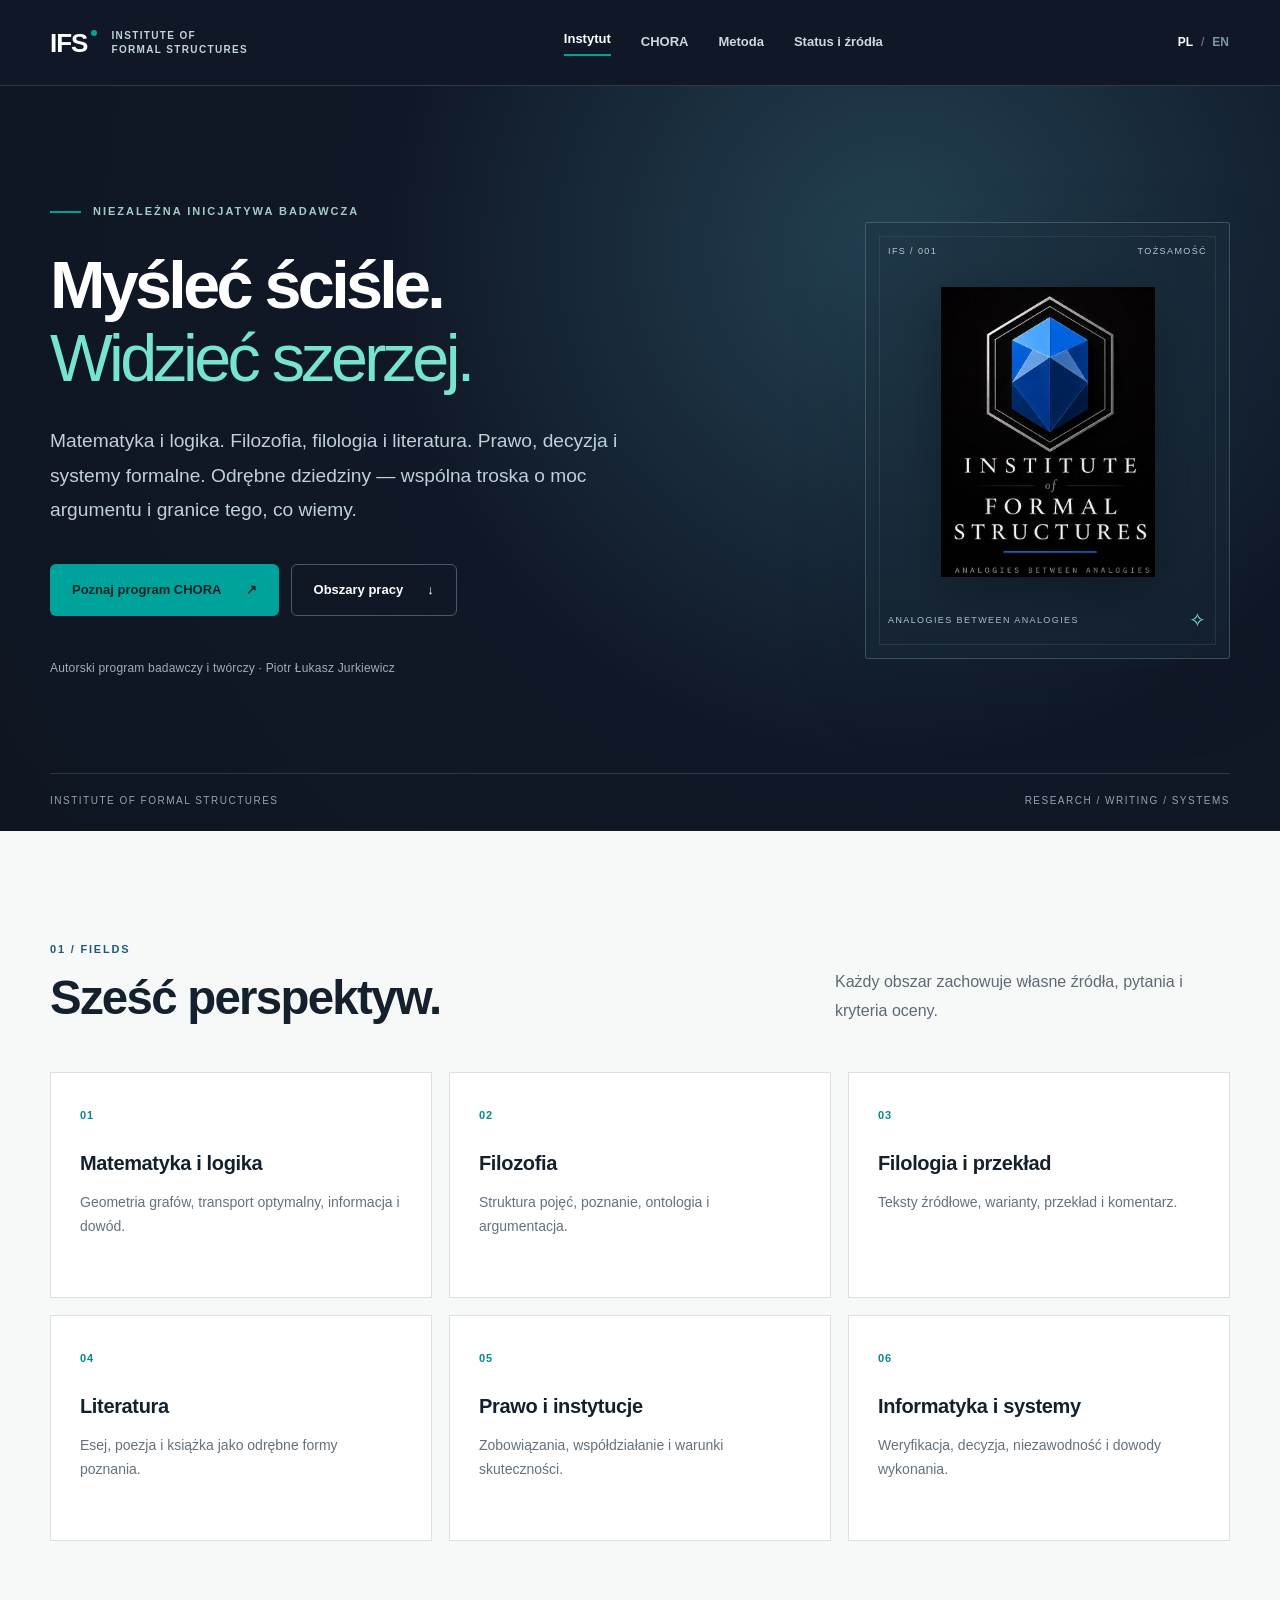
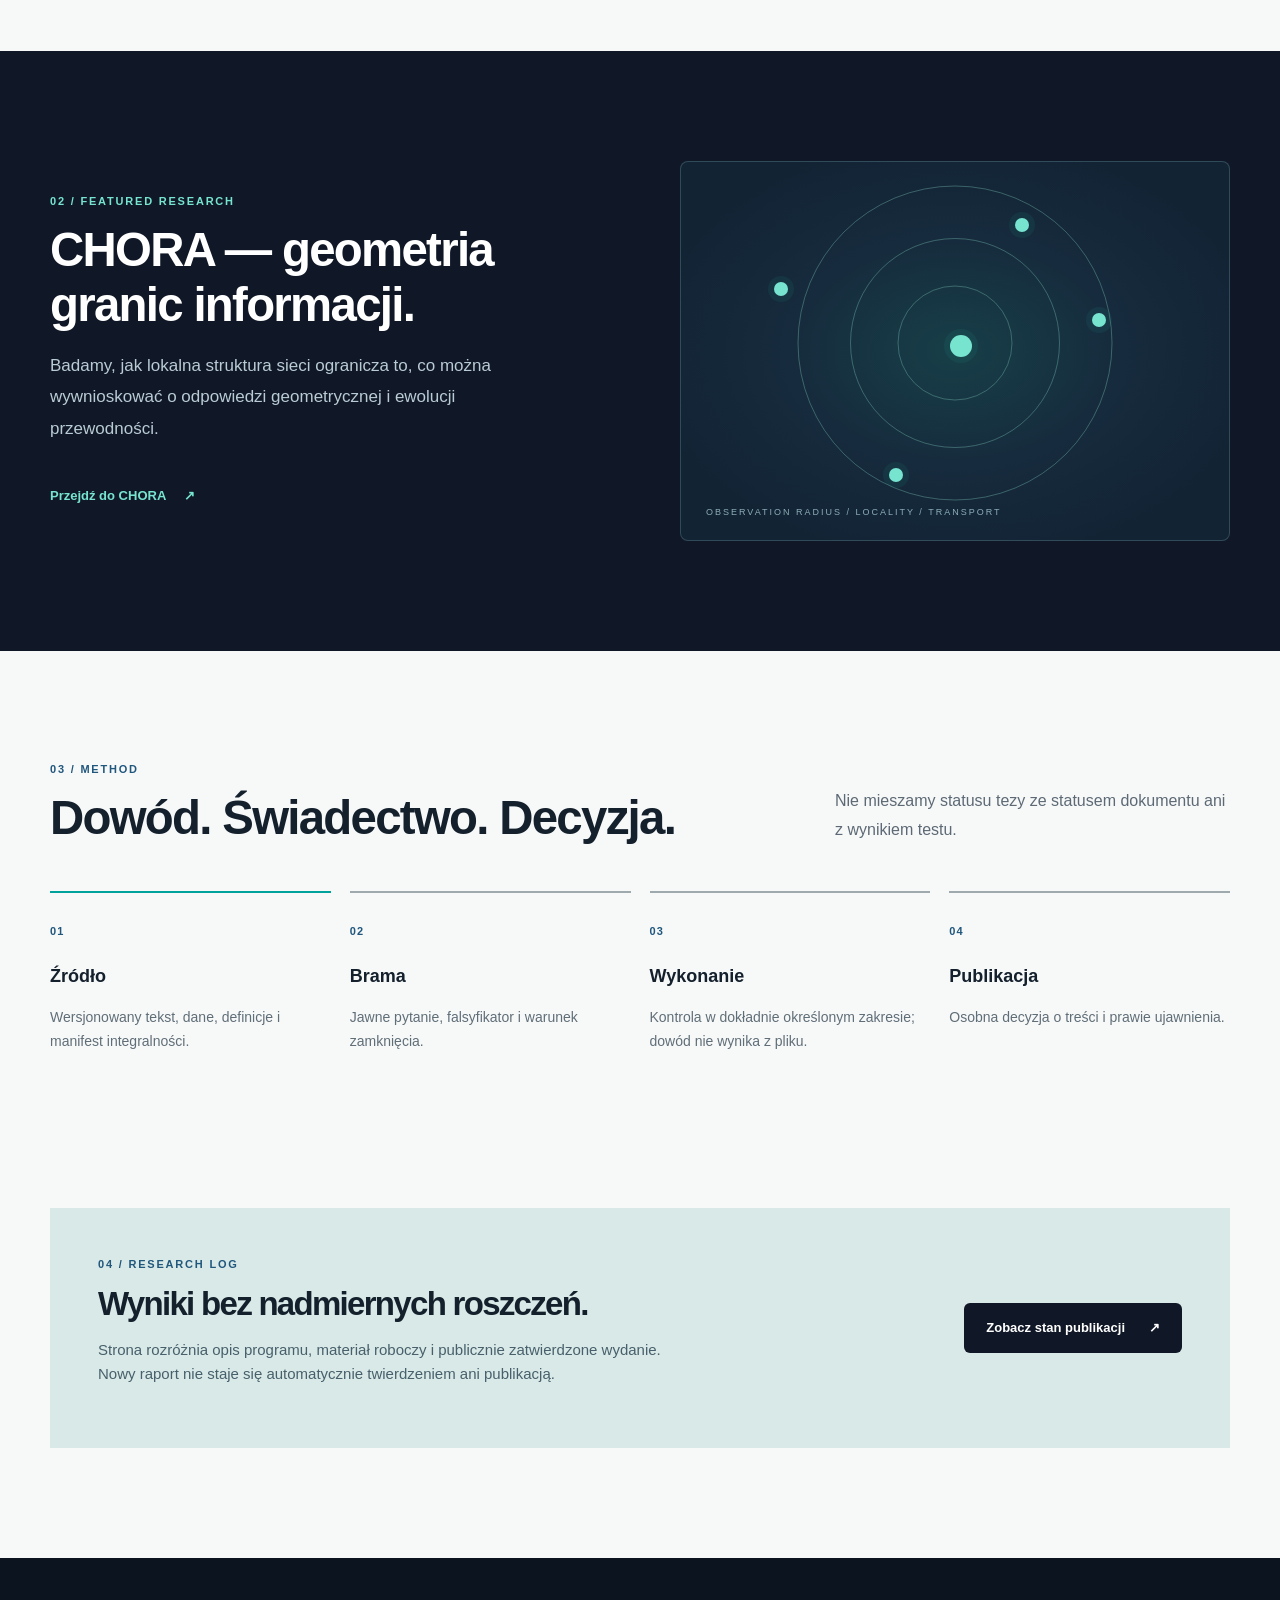
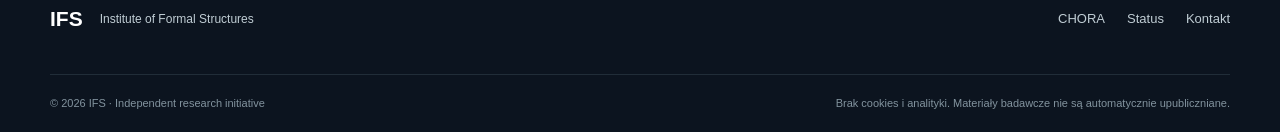
<file: docs/index.html>
<!doctype html>
<html lang="pl">
<head>
  <meta charset="utf-8">
  <meta name="viewport" content="width=device-width, initial-scale=1">
  <meta name="description" content="IFS — niezależna inicjatywa badawcza. CHORA: lokalność, geometria transportowa i obserwowalność sieci.">
  <meta name="theme-color" content="#101827">
  <meta name="robots" content="index,follow">
  <meta property="og:title" content="IFS / Institute of Formal Structures">
  <meta property="og:description" content="Niezależne badania nad matematyką, geometrią informacji, filozofią i formalnymi systemami.">
  <title>IFS — Institute of Formal Structures</title>
  <link rel="icon" type="image/jpeg" href="assets/ifs-logo.jpg">
  <link rel="stylesheet" href="assets/site.css">
  <script src="assets/site.js" defer></script>
</head>
<body data-page="ifs" data-manifest="data/publication.json">
<a class="skip" href="#main">Przejdź do treści</a>
<header class="header">
 <div class="wrap nav">
  <a class="brand" href="./" aria-label="IFS — strona główna"><span class="brand-symbol">IFS<span class="brand-dot"></span></span><span class="brand-label">INSTITUTE OF<br>FORMAL STRUCTURES</span></a>
  <nav class="navlinks" id="main-nav" aria-label="Nawigacja główna">
   <a class="active" href="./" data-pl="Instytut" data-en="Institute">Instytut</a>
   <a href="chora/" data-pl="CHORA" data-en="CHORA">CHORA</a>
   <a href="#metoda" data-pl="Metoda" data-en="Method">Metoda</a>
   <a href="aktualizacje/" data-pl="Status i źródła" data-en="Status & sources">Status i źródła</a>
  </nav>
  <div class="navright"><div class="lang" role="group" aria-label="Język"><button type="button" data-lang="pl" aria-pressed="true">PL</button><span>/</span><button type="button" data-lang="en" aria-pressed="false">EN</button></div><button type="button" class="menu" aria-controls="main-nav" aria-expanded="false">☰</button></div>
 </div>
</header>
<main id="main">
 <section class="hero ifs-hero">
  <div class="wrap hero-grid">
   <div>
    <p class="eyebrow"><span class="eyebrow-line"></span><span data-pl="NIEZALEŻNA INICJATYWA BADAWCZA" data-en="INDEPENDENT RESEARCH INITIATIVE">NIEZALEŻNA INICJATYWA BADAWCZA</span></p>
    <h1><span data-pl="Myśleć ściśle." data-en="Think rigorously.">Myśleć ściśle.</span><br><em data-pl="Widzieć szerzej." data-en="See further.">Widzieć szerzej.</em></h1>
    <p class="hero-intro" data-pl="Matematyka i logika. Filozofia, filologia i literatura. Prawo, decyzja i systemy formalne. Odrębne dziedziny — wspólna troska o moc argumentu i granice tego, co wiemy." data-en="Mathematics and logic. Philosophy, philology and literature. Law, decisions and formal systems. Distinct disciplines, joined by a commitment to rigorous argument and explicit limits of knowledge.">Matematyka i logika. Filozofia, filologia i literatura. Prawo, decyzja i systemy formalne. Odrębne dziedziny — wspólna troska o moc argumentu i granice tego, co wiemy.</p>
    <div class="hero-actions">
     <a class="btn primary" href="chora/"><span data-pl="Poznaj program CHORA" data-en="Explore CHORA research">Poznaj program CHORA</span><span aria-hidden="true">↗</span></a>
     <a class="btn ghost" href="#programy"><span data-pl="Obszary pracy" data-en="Research areas">Obszary pracy</span><span aria-hidden="true">↓</span></a>
    </div>
    <p class="owner" data-pl="Autorski program badawczy i twórczy · Piotr Łukasz Jurkiewicz" data-en="Independent research and creative programme · Piotr Łukasz Jurkiewicz">Autorski program badawczy i twórczy · Piotr Łukasz Jurkiewicz</p>
   </div>
   <aside class="identity">
     <div class="identity-top"><span>IFS / 001</span><span data-pl="TOŻSAMOŚĆ" data-en="IDENTITY">TOŻSAMOŚĆ</span></div>
     <div class="identity-art"><img src="assets/ifs-logo.jpg" alt="Oryginalne logo Institute of Formal Structures" width="300" height="407"></div>
     <div class="identity-bottom"><span>ANALOGIES BETWEEN ANALOGIES</span><span class="tiny-orbit" aria-hidden="true">✧</span></div>
   </aside>
  </div>
  <div class="wrap hero-edge"><span>INSTITUTE OF FORMAL STRUCTURES</span><span>RESEARCH / WRITING / SYSTEMS</span></div>
 </section>
 <section id="programy" class="section light">
   <div class="wrap">
    <div class="section-heading"><div><p class="sect-num">01 / FIELDS</p><h2 data-pl="Sześć perspektyw." data-en="Six perspectives.">Sześć perspektyw.</h2></div><p data-pl="Każdy obszar zachowuje własne źródła, pytania i kryteria oceny." data-en="Each field retains its own sources, questions and standards of evaluation.">Każdy obszar zachowuje własne źródła, pytania i kryteria oceny.</p></div>
    <div class="field-grid">
     <article class="field"><span>01</span><h3 data-pl="Matematyka i logika" data-en="Mathematics & logic">Matematyka i logika</h3><p data-pl="Geometria grafów, transport optymalny, informacja i dowód." data-en="Graph geometry, optimal transport, information and proof.">Geometria grafów, transport optymalny, informacja i dowód.</p></article>
     <article class="field"><span>02</span><h3 data-pl="Filozofia" data-en="Philosophy">Filozofia</h3><p data-pl="Struktura pojęć, poznanie, ontologia i argumentacja." data-en="Conceptual structure, knowledge, ontology and argumentation.">Struktura pojęć, poznanie, ontologia i argumentacja.</p></article>
     <article class="field"><span>03</span><h3 data-pl="Filologia i przekład" data-en="Philology & translation">Filologia i przekład</h3><p data-pl="Teksty źródłowe, warianty, przekład i komentarz." data-en="Primary texts, variants, translation and commentary.">Teksty źródłowe, warianty, przekład i komentarz.</p></article>
     <article class="field"><span>04</span><h3 data-pl="Literatura" data-en="Literature">Literatura</h3><p data-pl="Esej, poezja i książka jako odrębne formy poznania." data-en="Essays, poetry and books as distinct modes of inquiry.">Esej, poezja i książka jako odrębne formy poznania.</p></article>
     <article class="field"><span>05</span><h3 data-pl="Prawo i instytucje" data-en="Law & institutions">Prawo i instytucje</h3><p data-pl="Zobowiązania, współdziałanie i warunki skuteczności." data-en="Obligations, coordination and conditions of effective action.">Zobowiązania, współdziałanie i warunki skuteczności.</p></article>
     <article class="field"><span>06</span><h3 data-pl="Informatyka i systemy" data-en="Computer science & systems">Informatyka i systemy</h3><p data-pl="Weryfikacja, decyzja, niezawodność i dowody wykonania." data-en="Verification, decisions, reliability and execution evidence.">Weryfikacja, decyzja, niezawodność i execution evidence.</p></article>
    </div>
   </div>
 </section>
 <section class="section dark featured">
   <div class="wrap feature-grid">
    <div><p class="sect-num teal">02 / FEATURED RESEARCH</p><h2 data-pl="CHORA — geometria granic informacji." data-en="CHORA — geometry of information limits.">CHORA — geometria granic informacji.</h2><p data-pl="Badamy, jak lokalna struktura sieci ogranicza to, co można wywnioskować o odpowiedzi geometrycznej i ewolucji przewodności." data-en="We study how the local structure of a network constrains what can be inferred about its geometric response and the evolution of conductances.">Badamy, jak lokalna struktura sieci ogranicza to, co można wywnioskować o odpowiedzi geometrycznej i ewolucji przewodności.</p><a class="text-link" href="chora/"><span data-pl="Przejdź do CHORA" data-en="Open CHORA">Przejdź do CHORA</span> <span>↗</span></a></div>
    <div class="feature-graphic" aria-label="Abstrakcyjny schemat węzłów sieci"><div class="orbital o1"></div><div class="orbital o2"></div><div class="orbital o3"></div><div class="node n1"></div><div class="node n2"></div><div class="node n3"></div><div class="node n4"></div><div class="node nc"></div><div class="feature-caption">OBSERVATION RADIUS / LOCALITY / TRANSPORT</div></div>
   </div>
 </section>
 <section class="section light" id="metoda">
  <div class="wrap">
   <div class="section-heading"><div><p class="sect-num">03 / METHOD</p><h2 data-pl="Dowód. Świadectwo. Decyzja." data-en="Proof. Evidence. Decision.">Dowód. Świadectwo. Decyzja.</h2></div><p data-pl="Nie mieszamy statusu tezy ze statusem dokumentu ani z wynikiem testu." data-en="We do not confuse the status of a claim with the status of a document or a test result.">Nie mieszamy statusu tezy ze statusem dokumentu ani z wynikiem testu.</p></div>
   <div class="steps">
    <div><span>01</span><h3 data-pl="Źródło" data-en="Source">Źródło</h3><p data-pl="Wersjonowany tekst, dane, definicje i manifest integralności." data-en="Versioned text, data, definitions and integrity manifest.">Wersjonowany tekst, dane, definicje i manifest integralności.</p></div>
    <div><span>02</span><h3 data-pl="Brama" data-en="Gate">Brama</h3><p data-pl="Jawne pytanie, falsyfikator i warunek zamknięcia." data-en="Explicit question, falsifier and closure condition.">Jawne pytanie, falsyfikator i warunek zamknięcia.</p></div>
    <div><span>03</span><h3 data-pl="Wykonanie" data-en="Execution">Wykonanie</h3><p data-pl="Kontrola w dokładnie określonym zakresie; dowód nie wynika z pliku." data-en="Verification in a precisely stated scope; a file is not itself a proof.">Kontrola w dokładnie określonym zakresie; dowód nie wynika z pliku.</p></div>
    <div><span>04</span><h3 data-pl="Publikacja" data-en="Publication">Publikacja</h3><p data-pl="Osobna decyzja o treści i prawie ujawnienia." data-en="A separate decision about content and permission to disclose.">Osobna decyzja o treści i prawie ujawnienia.</p></div>
   </div>
  </div>
 </section>
 <section class="section light next">
  <div class="wrap next-box">
   <div><p class="sect-num">04 / RESEARCH LOG</p><h2 data-pl="Wyniki bez nadmiernych roszczeń." data-en="Results without overclaiming.">Wyniki bez nadmiernych roszczeń.</h2><p data-pl="Strona rozróżnia opis programu, materiał roboczy i publicznie zatwierdzone wydanie. Nowy raport nie staje się automatycznie twierdzeniem ani publikacją." data-en="This site distinguishes programme descriptions, working material and approved public releases. A new report does not automatically become a theorem or a publication.">Strona rozróżnia opis programu, materiał roboczy i publicznie zatwierdzone wydanie. Nowy raport nie staje się automatycznie twierdzeniem ani publikacją.</p></div>
   <a class="btn dark-btn" href="aktualizacje/"><span data-pl="Zobacz stan publikacji" data-en="View publication status">Zobacz stan publikacji</span> ↗</a>
  </div>
 </section>
</main>
<footer class="footer"><div class="wrap foot-row"><div><strong>IFS</strong><span>Institute of Formal Structures</span></div><div><a href="chora/">CHORA</a><a href="aktualizacje/" data-pl="Status" data-en="Status">Status</a><a href="mailto:institute.of.formal.structures@gmail.com" data-pl="Kontakt" data-en="Contact">Kontakt</a></div></div><div class="wrap foot-min"><span>© 2026 IFS · Independent research initiative</span><span data-pl="Brak cookies i analityki. Materiały badawcze nie są automatycznie upubliczniane." data-en="No cookies or analytics. Research material is not automatically published.">Brak cookies i analityki. Materiały badawcze nie są automatycznie upubliczniane.</span></div></footer>
</body>
</html>
</file>
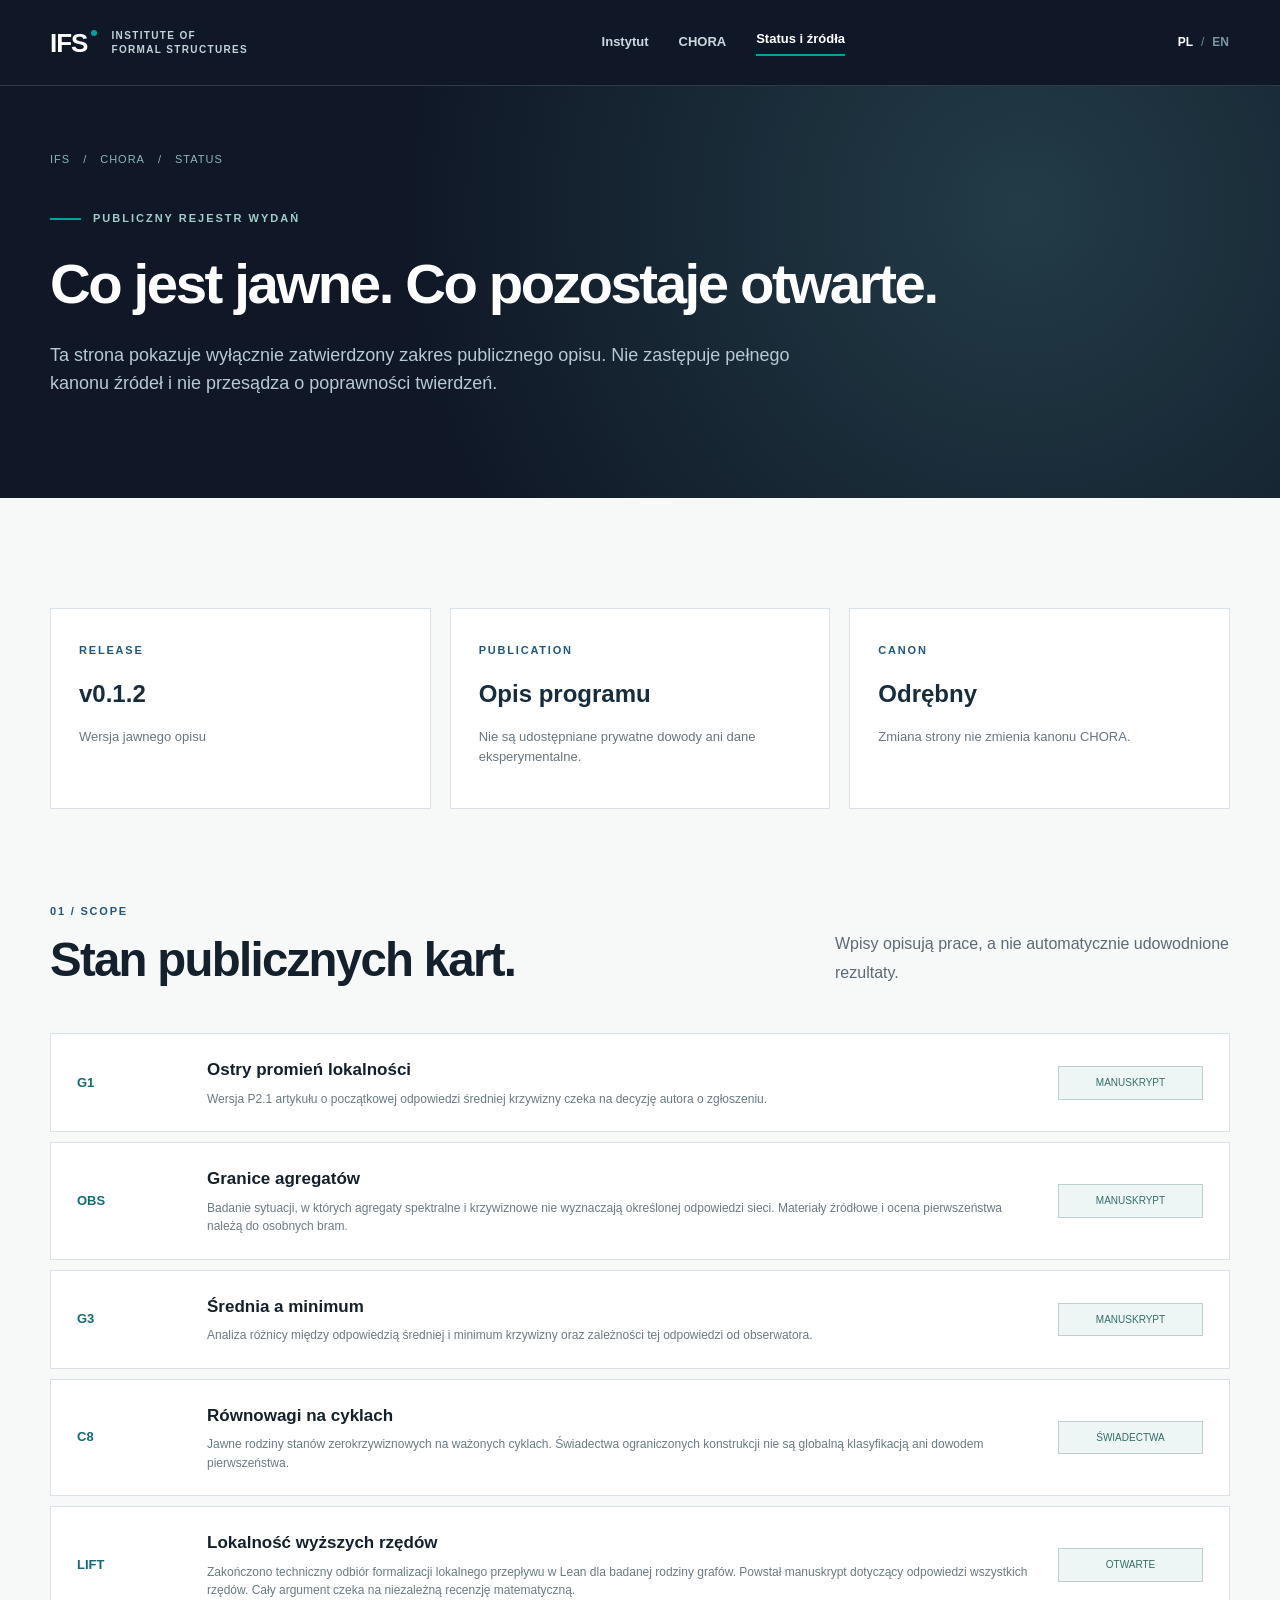
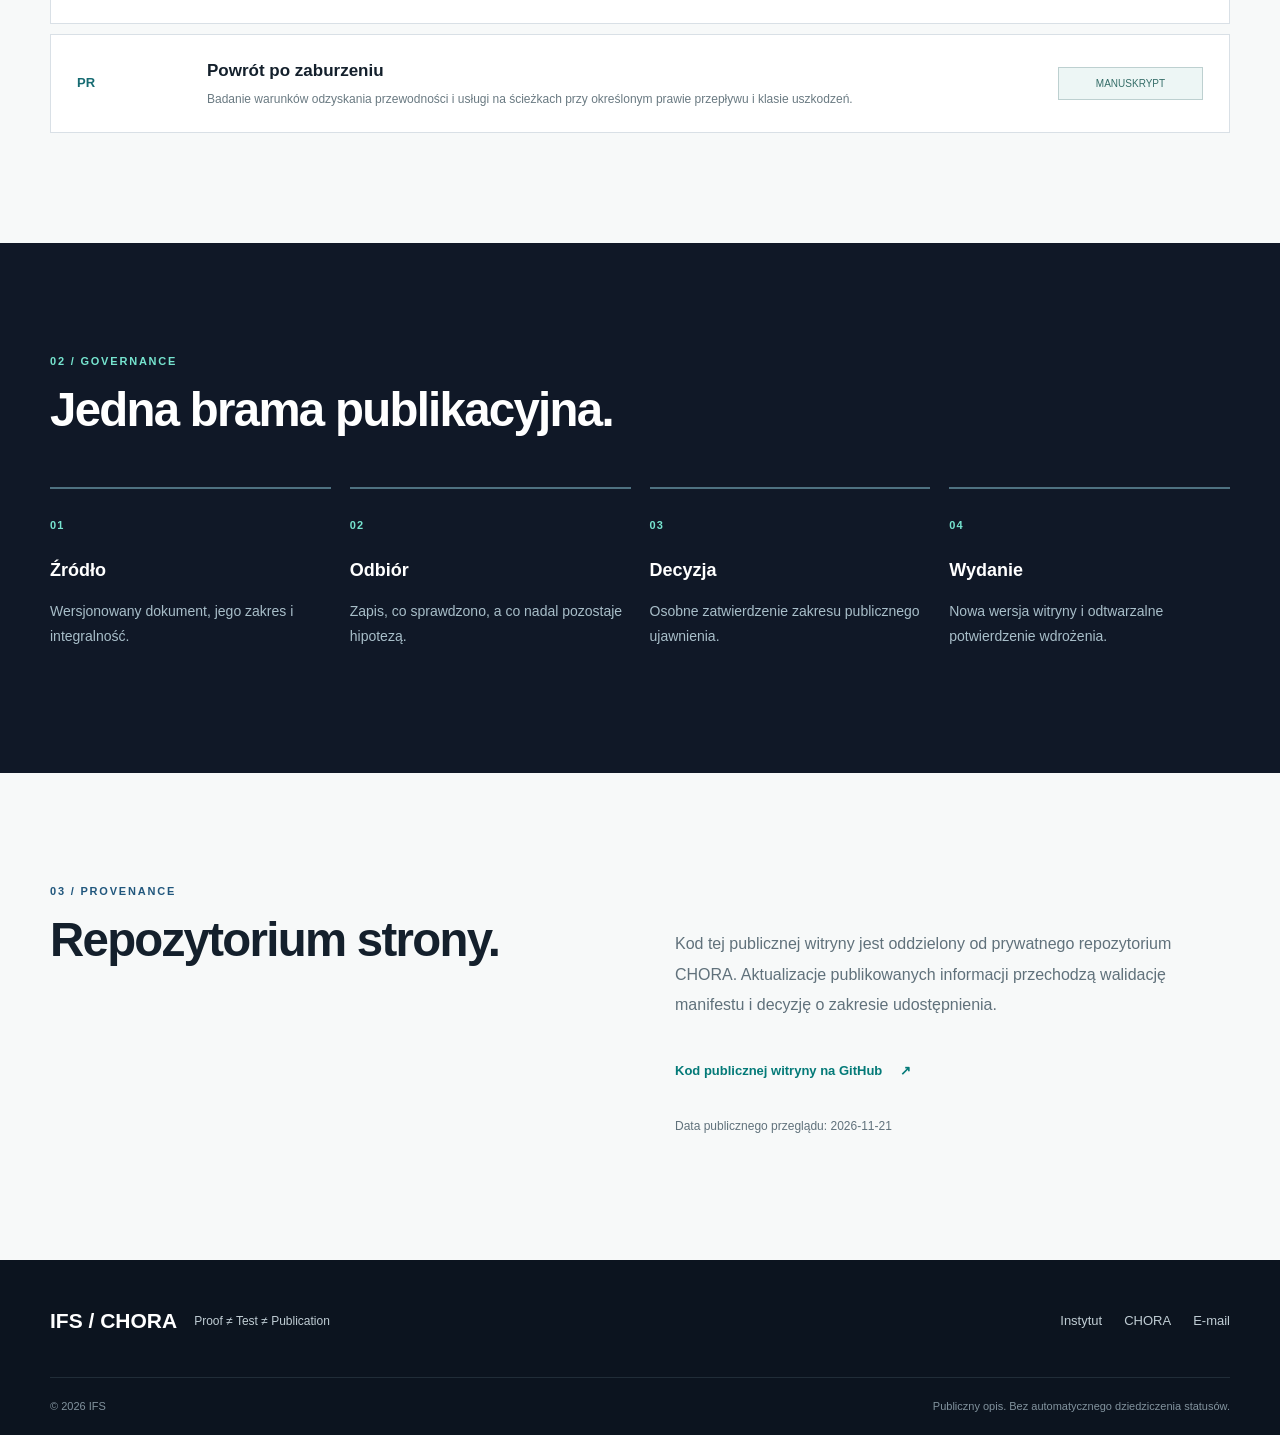
<file: docs/aktualizacje/index.html>
<!doctype html>
<html lang="pl"><head><meta charset="utf-8"><meta name="viewport" content="width=device-width,initial-scale=1">
<meta name="description" content="IFS / CHORA — publiczny status programu, zasady publikacji i rozróżnienie dowodów, świadectw oraz decyzji.">
<meta name="theme-color" content="#101827"><title>CHORA — status publikacji | IFS</title>
<link rel="icon" type="image/jpeg" href="../assets/ifs-logo.jpg"><link rel="stylesheet" href="../assets/site.css"><script src="../assets/site.js" defer></script>
</head><body data-page="status" data-manifest="../data/publication.json">
<a class="skip" href="#main">Przejdź do treści</a>
<header class="header"><div class="wrap nav"><a class="brand" href="../"><span class="brand-symbol">IFS<span class="brand-dot"></span></span><span class="brand-label">INSTITUTE OF<br>FORMAL STRUCTURES</span></a>
<nav id="main-nav" class="navlinks" aria-label="Nawigacja główna"><a href="../" data-pl="Instytut" data-en="Institute">Instytut</a><a href="../chora/">CHORA</a><a class="active" href="./" data-pl="Status i źródła" data-en="Status & sources">Status i źródła</a></nav>
<div class="navright"><div class="lang" role="group" aria-label="Język"><button type="button" data-lang="pl" aria-pressed="true">PL</button><span>/</span><button type="button" data-lang="en" aria-pressed="false">EN</button></div><button type="button" class="menu" aria-controls="main-nav" aria-expanded="false">☰</button></div></div></header>
<main id="main">
<section class="small-hero"><div class="wrap"><div class="breadcrumb"><a href="../">IFS</a><span>/</span><a href="../chora/">CHORA</a><span>/</span><span data-pl="STATUS" data-en="STATUS">STATUS</span></div>
<p class="eyebrow"><span class="eyebrow-line"></span><span data-pl="PUBLICZNY REJESTR WYDAŃ" data-en="PUBLIC RELEASE REGISTER">PUBLICZNY REJESTR WYDAŃ</span></p>
<h1 data-pl="Co jest jawne. Co pozostaje otwarte." data-en="What is public. What remains open.">Co jest jawne. Co pozostaje otwarte.</h1>
<p data-pl="Ta strona pokazuje wyłącznie zatwierdzony zakres publicznego opisu. Nie zastępuje pełnego kanonu źródeł i nie przesądza o poprawności twierdzeń." data-en="This page shows only an approved public description. It is not a substitute for the full source canon and does not establish the correctness of theorems.">Ta strona pokazuje wyłącznie zatwierdzony zakres publicznego opisu. Nie zastępuje pełnego kanonu źródeł i nie przesądza o poprawności twierdzeń.</p>
</div></section>
<section class="section light"><div class="wrap">
<div class="info-layout">
<article class="stat-panel"><span class="sect-num">RELEASE</span><div id="release-version" class="big-value">—</div><p data-pl="Wersja jawnego opisu" data-en="Public overview version">Wersja jawnego opisu</p></article>
<article class="stat-panel"><span class="sect-num">PUBLICATION</span><div class="big-value" data-pl="Opis programu" data-en="Programme overview">Opis programu</div><p data-pl="Nie są udostępniane prywatne dowody ani dane eksperymentalne." data-en="Private proofs and experimental data are not distributed.">Nie są udostępniane prywatne dowody ani dane eksperymentalne.</p></article>
<article class="stat-panel"><span class="sect-num">CANON</span><div class="big-value" data-pl="Odrębny" data-en="Separate">Odrębny</div><p data-pl="Zmiana strony nie zmienia kanonu CHORA." data-en="Updating this site does not modify the CHORA canon.">Zmiana strony nie zmienia kanonu CHORA.</p></article>
</div>
<div class="section-heading status-head"><div><p class="sect-num">01 / SCOPE</p><h2 data-pl="Stan publicznych kart." data-en="Public research cards.">Stan publicznych kart.</h2></div><p data-pl="Wpisy opisują prace, a nie automatycznie udowodnione rezultaty." data-en="Entries describe ongoing work, not automatically proven results.">Wpisy opisują prace, a nie automatycznie proven results.</p></div>
<div id="status-rows" class="status-list" aria-live="polite"><p class="loading" data-pl="Ładowanie manifestu…" data-en="Loading manifest…">Ładowanie manifestu…</p></div>
</div></section>
<section class="section dark"><div class="wrap"><p class="sect-num teal">02 / GOVERNANCE</p><h2 data-pl="Jedna brama publikacyjna." data-en="One publication gate.">Jedna brama publikacyjna.</h2><div class="governance-grid"><div><span>01</span><h3 data-pl="Źródło" data-en="Source">Źródło</h3><p data-pl="Wersjonowany dokument, jego zakres i integralność." data-en="Versioned document, its scope and integrity.">Wersjonowany dokument, jego zakres i integralność.</p></div><div><span>02</span><h3 data-pl="Odbiór" data-en="Review">Odbiór</h3><p data-pl="Zapis, co sprawdzono, a co nadal pozostaje hipotezą." data-en="An explicit record of what was checked and what remains hypothetical.">Zapis, co sprawdzono, a co nadal pozostaje hipotezą.</p></div><div><span>03</span><h3 data-pl="Decyzja" data-en="Decision">Decyzja</h3><p data-pl="Osobne zatwierdzenie zakresu publicznego ujawnienia." data-en="Separate approval of the public disclosure scope.">Osobne zatwierdzenie zakresu publicznego ujawnienia.</p></div><div><span>04</span><h3 data-pl="Wydanie" data-en="Release">Wydanie</h3><p data-pl="Nowa wersja witryny i odtwarzalne potwierdzenie wdrożenia." data-en="A new site version and reproducible deployment receipt.">Nowa wersja witryny i odtwarzalne potwierdzenie wdrożenia.</p></div></div></div></section>
<section class="section light"><div class="wrap boundary-grid"><div><p class="sect-num">03 / PROVENANCE</p><h2 data-pl="Repozytorium strony." data-en="The website repository.">Repozytorium strony.</h2></div><div><p data-pl="Kod tej publicznej witryny jest oddzielony od prywatnego repozytorium CHORA. Aktualizacje publikowanych informacji przechodzą walidację manifestu i decyzję o zakresie udostępnienia." data-en="This public site's code is separate from the private CHORA repository. Updates to published information require manifest validation and a disclosure-scope decision.">Kod tej publicznej witryny jest oddzielony od prywatnego repozytorium CHORA. Aktualizacje publikowanych informacji przechodzą walidację manifestu i decyzję o zakresie udostępnienia.</p>
<a class="text-link dark-link" href="https://github.com/instituteofformalstructures-hash/ifs-chora-web" target="_blank" rel="noopener noreferrer"><span data-pl="Kod publicznej witryny na GitHub" data-en="Public website source on GitHub">Kod publicznej witryny na GitHub</span> ↗</a>
<p class="source-time"><span data-pl="Data publicznego przeglądu:" data-en="Public review date:">Data publicznego przeglądu:</span> <time id="last-public-reviewed">—</time></p>
</div></div></section>
</main><footer class="footer"><div class="wrap foot-row"><div><strong>IFS / CHORA</strong><span>Proof ≠ Test ≠ Publication</span></div><div><a href="../" data-pl="Instytut" data-en="Institute">Instytut</a><a href="../chora/">CHORA</a><a href="mailto:institute.of.formal.structures@gmail.com">E-mail</a></div></div><div class="wrap foot-min"><span>© 2026 IFS</span><span data-pl="Publiczny opis. Bez automatycznego dziedziczenia statusów." data-en="Public overview. Research statuses are not inherited automatically.">Publiczny opis. Bez automatycznego dziedziczenia statusów.</span></div></footer>
</body></html>
</file>
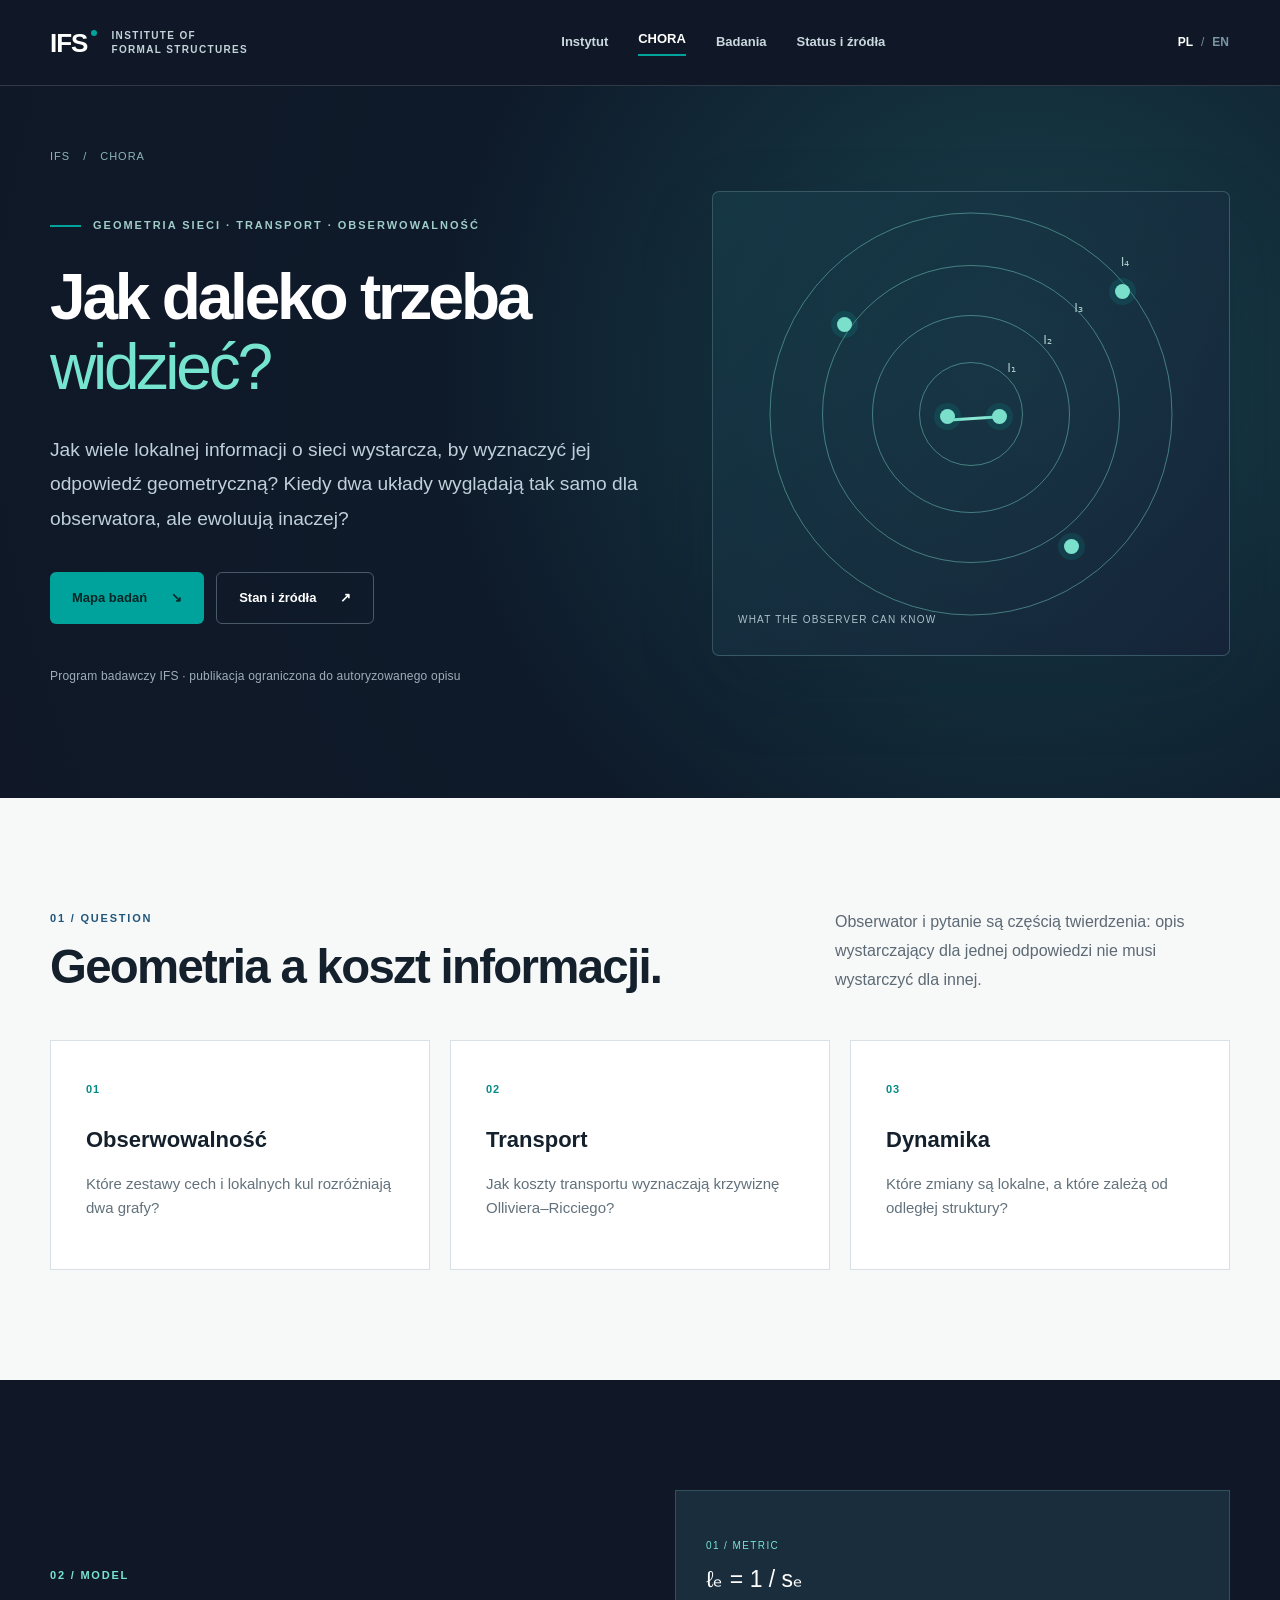
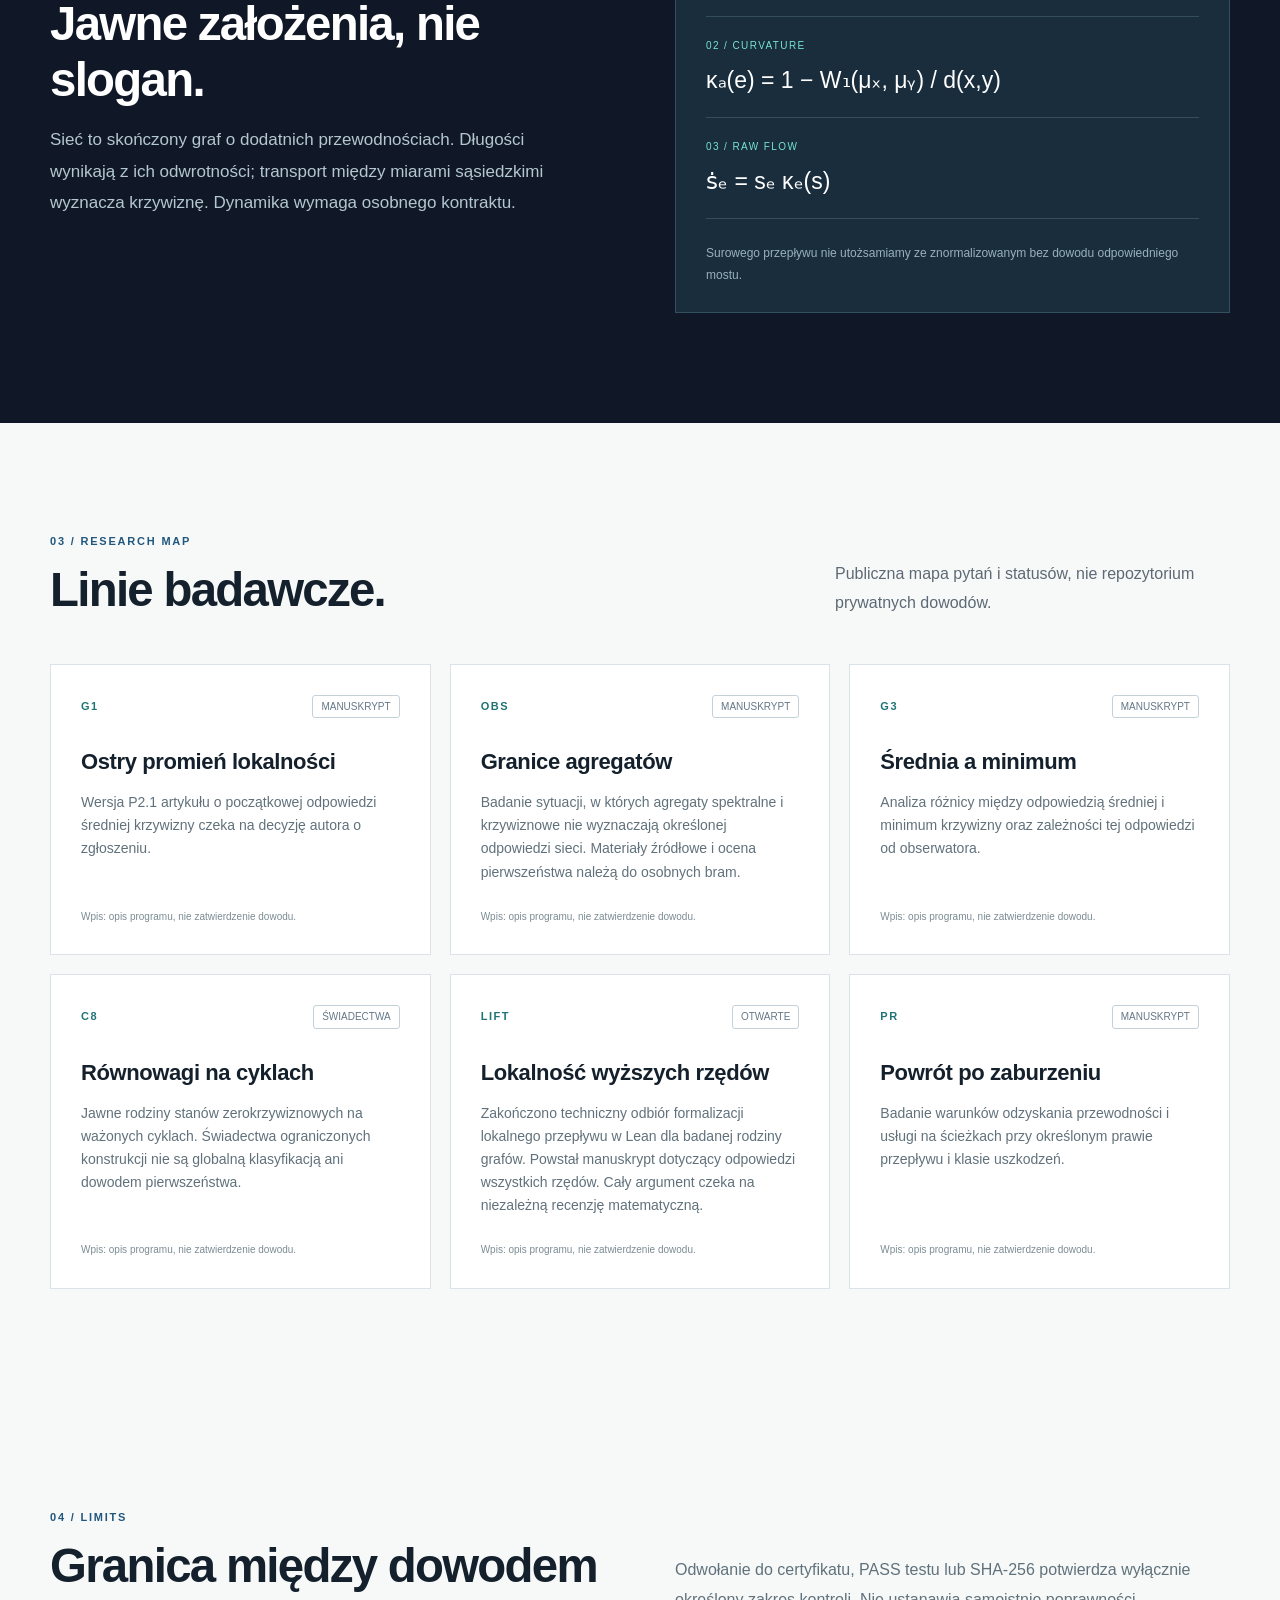
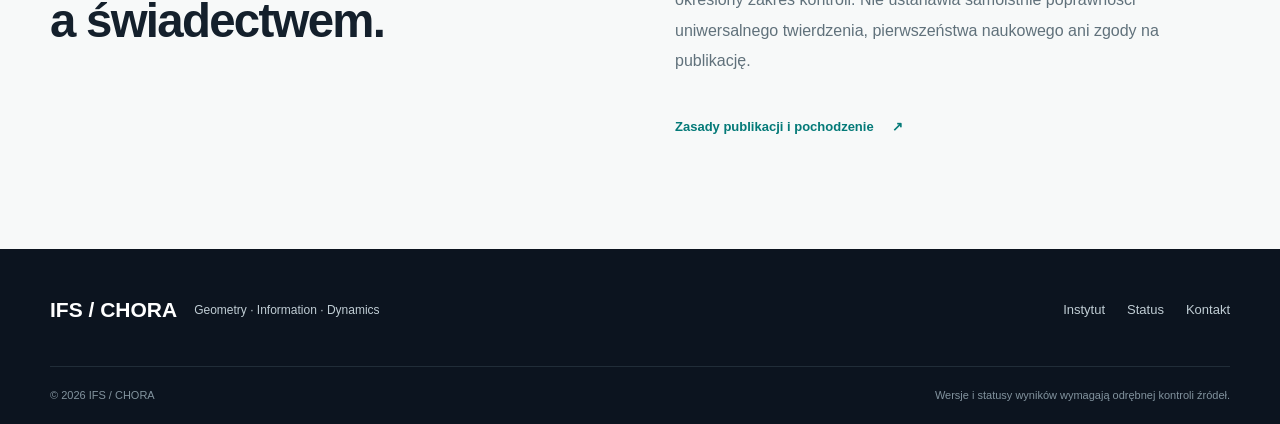
<file: docs/chora/index.html>
<!doctype html>
<html lang="pl">
<head>
<meta charset="utf-8"><meta name="viewport" content="width=device-width,initial-scale=1">
<meta name="description" content="CHORA — program badań geometrycznych nad lokalnością, transportem optymalnym i obserwowalnością przepływu na grafach.">
<meta name="theme-color" content="#101827"><meta name="robots" content="index,follow">
<title>CHORA — geometria informacji | IFS</title>
<link rel="icon" type="image/jpeg" href="../assets/ifs-logo.jpg"><link rel="stylesheet" href="../assets/site.css"><script src="../assets/site.js" defer></script>
</head>
<body data-page="chora" data-manifest="../data/publication.json">
<a class="skip" href="#main">Przejdź do treści</a>
<header class="header"><div class="wrap nav">
<a class="brand" href="../" aria-label="IFS — strona główna"><span class="brand-symbol">IFS<span class="brand-dot"></span></span><span class="brand-label">INSTITUTE OF<br>FORMAL STRUCTURES</span></a>
<nav class="navlinks" id="main-nav" aria-label="Nawigacja główna"><a href="../" data-pl="Instytut" data-en="Institute">Instytut</a><a class="active" href="./">CHORA</a><a href="#badania" data-pl="Badania" data-en="Research">Badania</a><a href="../aktualizacje/" data-pl="Status i źródła" data-en="Status & sources">Status i źródła</a></nav>
<div class="navright"><div class="lang" role="group" aria-label="Język"><button type="button" data-lang="pl" aria-pressed="true">PL</button><span>/</span><button type="button" data-lang="en" aria-pressed="false">EN</button></div><button type="button" class="menu" aria-controls="main-nav" aria-expanded="false">☰</button></div>
</div></header>
<main id="main">
<section class="hero chora-hero"><div class="wrap chora-grid">
<div><div class="breadcrumb"><a href="../">IFS</a><span>/</span><span>CHORA</span></div>
<p class="eyebrow"><span class="eyebrow-line"></span><span data-pl="GEOMETRIA SIECI · TRANSPORT · OBSERWOWALNOŚĆ" data-en="NETWORK GEOMETRY · TRANSPORT · OBSERVABILITY">GEOMETRIA SIECI · TRANSPORT · OBSERWOWALNOŚĆ</span></p>
<h1><span data-pl="Jak daleko trzeba" data-en="How far must we">Jak daleko trzeba</span><br><em data-pl="widzieć?" data-en="be able to see?">widzieć?</em></h1>
<p class="hero-intro" data-pl="Jak wiele lokalnej informacji o sieci wystarcza, by wyznaczyć jej odpowiedź geometryczną? Kiedy dwa układy wyglądają tak samo dla obserwatora, ale ewoluują inaczej?" data-en="How much local information about a network is sufficient to determine its geometric response? When can two systems look identical to an observer yet evolve differently?">Jak wiele lokalnej informacji o sieci wystarcza, by wyznaczyć jej odpowiedź geometryczną? Kiedy dwa układy wyglądają tak samo dla obserwatora, ale ewoluują inaczej?</p>
<div class="hero-actions"><a class="btn primary" href="#badania"><span data-pl="Mapa badań" data-en="Research map">Mapa badań</span> ↘</a><a class="btn ghost" href="../aktualizacje/"><span data-pl="Stan i źródła" data-en="Status & sources">Stan i źródła</span> ↗</a></div>
<p class="owner" data-pl="Program badawczy IFS · publikacja ograniczona do autoryzowanego opisu" data-en="IFS research programme · only an authorized public overview is shown">Program badawczy IFS · publikacja ograniczona do autoryzowanego opisu</p></div>
<div class="chora-visual" role="img" aria-label="Schemat kolejnych promieni obserwacji wokół krawędzi sieci"><div class="ring r1"></div><div class="ring r2"></div><div class="ring r3"></div><div class="ring r4"></div><div class="edge-main"></div><div class="dot center-a"></div><div class="dot center-b"></div><div class="dot outer-a"></div><div class="dot outer-b"></div><div class="dot outer-c"></div><div class="ring-label t1">I₁</div><div class="ring-label t2">I₂</div><div class="ring-label t3">I₃</div><div class="ring-label t4">I₄</div><div class="ring-note">WHAT THE OBSERVER CAN KNOW</div></div>
</div></section>
<section class="section light intro-research"><div class="wrap"><div class="section-heading"><div><p class="sect-num">01 / QUESTION</p><h2 data-pl="Geometria a koszt informacji." data-en="Geometry and the cost of information.">Geometria a koszt informacji.</h2></div><p data-pl="Obserwator i pytanie są częścią twierdzenia: opis wystarczający dla jednej odpowiedzi nie musi wystarczyć dla innej." data-en="The observer and the question belong to the theorem: a description sufficient for one response need not suffice for another.">Obserwator i pytanie są częścią twierdzenia: opis wystarczający dla jednej odpowiedzi nie musi wystarczyć dla innej.</p></div>
<div class="research-three"><article><span class="research-icon">01</span><h3 data-pl="Obserwowalność" data-en="Observability">Obserwowalność</h3><p data-pl="Które zestawy cech i lokalnych kul rozróżniają dwa grafy?" data-en="Which descriptors and local rooted balls distinguish two graphs?">Które zestawy cech i lokalnych kul rozróżniają dwa grafy?</p></article>
<article><span class="research-icon">02</span><h3 data-pl="Transport" data-en="Transport">Transport</h3><p data-pl="Jak koszty transportu wyznaczają krzywiznę Olliviera–Ricciego?" data-en="How does optimal transport determine Ollivier–Ricci curvature?">Jak koszty transportu wyznaczają krzywiznę Olliviera–Ricciego?</p></article>
<article><span class="research-icon">03</span><h3 data-pl="Dynamika" data-en="Dynamics">Dynamika</h3><p data-pl="Które zmiany są lokalne, a które zależą od odległej struktury?" data-en="Which changes are local, and which depend on remote structure?">Które zmiany są lokalne, a które zależą od odległej struktury?</p></article></div>
</div></section>
<section class="section dark mathematical"><div class="wrap math-grid"><div><p class="sect-num teal">02 / MODEL</p><h2 data-pl="Jawne założenia, nie slogan." data-en="Explicit assumptions, not slogans.">Jawne założenia, nie slogan.</h2><p data-pl="Sieć to skończony graf o dodatnich przewodnościach. Długości wynikają z ich odwrotności; transport między miarami sąsiedzkimi wyznacza krzywiznę. Dynamika wymaga osobnego kontraktu." data-en="A network is a finite graph with positive conductances. Edge lengths are reciprocal conductances; transport between neighbor measures determines curvature. Dynamics requires a separate contract.">Sieć to skończony graf o dodatnich przewodnościach. Długości wynikają z ich odwrotności; transport między miarami sąsiedzkimi wyznacza krzywiznę. Dynamika wymaga osobnego kontraktu.</p></div>
<div class="formula-sheet"><div><span>01 / METRIC</span><strong>ℓₑ = 1 / sₑ</strong></div><div><span>02 / CURVATURE</span><strong>κₐ(e) = 1 − W₁(μₓ, μᵧ) / d(x,y)</strong></div><div><span>03 / RAW FLOW</span><strong>ṡₑ = sₑ κₑ(s)</strong></div><p data-pl="Surowego przepływu nie utożsamiamy ze znormalizowanym bez dowodu odpowiedniego mostu." data-en="We do not identify the raw and normalized flows without a proof of the relevant bridge.">Surowego przepływu nie utożsamiamy ze znormalizowanym bez dowodu odpowiedniego mostu.</p></div>
</div></section>
<section class="section light" id="badania"><div class="wrap"><div class="section-heading"><div><p class="sect-num">03 / RESEARCH MAP</p><h2 data-pl="Linie badawcze." data-en="Research tracks.">Linie badawcze.</h2></div><p data-pl="Publiczna mapa pytań i statusów, nie repozytorium prywatnych dowodów." data-en="A public map of questions and statuses, not a repository of private proofs.">Publiczna mapa pytań i statusów, nie repozytorium prywatnych dowodów.</p></div>
<div id="research-cards" class="program-cards" aria-live="polite"><p class="loading" data-pl="Ładowanie publicznego rejestru…" data-en="Loading the public registry…">Ładowanie publicznego rejestru…</p></div>
</div></section>
<section class="section light boundary"><div class="wrap boundary-grid"><div><p class="sect-num">04 / LIMITS</p><h2 data-pl="Granica między dowodem a świadectwem." data-en="The boundary between proof and evidence.">Granica między dowodem a świadectwem.</h2></div><div><p data-pl="Odwołanie do certyfikatu, PASS testu lub SHA-256 potwierdza wyłącznie określony zakres kontroli. Nie ustanawia samoistnie poprawności uniwersalnego twierdzenia, pierwszeństwa naukowego ani zgody na publikację." data-en="A certificate, successful test or SHA-256 confirms only the stated verification scope. It does not by itself establish a universal theorem, scientific priority or permission to publish.">Odwołanie do certyfikatu, PASS testu lub SHA-256 potwierdza wyłącznie określony zakres kontroli. Nie ustanawia samoistnie poprawności uniwersalnego twierdzenia, pierwszeństwa naukowego ani zgody na publikację.</p><a class="text-link dark-link" href="../aktualizacje/"><span data-pl="Zasady publikacji i pochodzenie" data-en="Publication rules and provenance">Zasady publikacji i pochodzenie</span> ↗</a></div></div></section>
</main>
<footer class="footer"><div class="wrap foot-row"><div><strong>IFS / CHORA</strong><span>Geometry · Information · Dynamics</span></div><div><a href="../" data-pl="Instytut" data-en="Institute">Instytut</a><a href="../aktualizacje/" data-pl="Status" data-en="Status">Status</a><a href="mailto:institute.of.formal.structures@gmail.com" data-pl="Kontakt" data-en="Contact">Kontakt</a></div></div><div class="wrap foot-min"><span>© 2026 IFS / CHORA</span><span data-pl="Wersje i statusy wyników wymagają odrębnej kontroli źródeł." data-en="Versions and result statuses require separate source verification.">Wersje i statusy wyników wymagają odrębnej kontroli źródeł.</span></div></footer>
</body></html>
</file>
<file: docs/assets/site.css>
:root{--night:#101827;--night2:#172236;--ink:#14202c;--muted:#5d6d7b;--line:#d9e0e6;--teal:#00a39b;--teal2:#76e4cf;--blue:#21577d;--cream:#f3f6f5;--white:#fff;--amber:#dbb16f;--shadow:0 28px 80px #0c182424}
*,*::before,*::after{box-sizing:border-box}
html{scroll-behavior:smooth}
body{margin:0;background:var(--night);color:var(--ink);font-family:-apple-system,BlinkMacSystemFont,"Segoe UI",Inter,Arial,sans-serif;font-size:16px;line-height:1.55;-webkit-font-smoothing:antialiased}
a{color:inherit;text-decoration:none}
a:focus-visible,button:focus-visible{outline:3px solid #0ba8a1;outline-offset:4px}
button{font:inherit;cursor:pointer}
img{max-width:100%;height:auto}
.wrap{width:min(1180px,calc(100% - 72px));margin:0 auto}
.skip{position:absolute;left:-9999px;top:8px;background:white;color:#141e2b;padding:10px;z-index:999}
.skip:focus{left:12px}
.header{position:relative;z-index:40;background:var(--night);border-bottom:1px solid #ffffff24}
.nav{height:85px;display:flex;align-items:center;justify-content:space-between;gap:20px}
.brand{color:white;display:flex;align-items:center;gap:14px;min-width:220px}
.brand-symbol{position:relative;font-size:26px;font-weight:800;letter-spacing:-1px;line-height:1}
.brand-dot{display:inline-block;width:6px;height:6px;background:var(--teal);border-radius:50%;margin-left:4px;vertical-align:top}
.brand-label{font-size:10px;line-height:1.35;letter-spacing:1.35px;color:#c2d3da;font-weight:650}
.navlinks{display:flex;gap:30px;align-items:center;margin:auto}
.navlinks a{color:#cad8df;font-size:13px;font-weight:550;white-space:nowrap;transition:color .2s}
.navlinks a:hover,.navlinks a.active{color:white}
.navlinks a.active:after{content:'';display:block;height:2px;background:var(--teal);margin-top:5px}
.navright{display:flex;align-items:center;gap:10px}
.lang{display:flex;align-items:center;gap:7px;color:#758c9c;font-size:12px}
.lang button{padding:5px 1px;background:none;border:0;color:#7c95a5;font-size:12px;font-weight:700}
.lang button[aria-pressed="true"]{color:white}
.menu{display:none;background:transparent;color:white;border:1px solid #55616e;padding:6px 11px;border-radius:8px}
.hero{color:white;background:radial-gradient(circle at 70% 22%,#234152 0,#101827 48%,#0f1622 100%)}
.hero-grid{display:grid;grid-template-columns:1.25fr .75fr;gap:65px;align-items:center;padding:106px 0 83px}
.eyebrow{display:flex;align-items:center;gap:12px;font-size:11px;letter-spacing:2px;font-weight:700;color:#a0cdc8}
.eyebrow-line{display:block;width:31px;height:2px;background:var(--teal)}
.hero h1{font-size:clamp(46px,5.2vw,77px);line-height:1.09;letter-spacing:-3.7px;font-weight:720;margin:29px 0 30px}
.hero h1 em{font-style:normal;color:var(--teal2);font-weight:520}
.hero-intro{max-width:630px;font-size:clamp(17px,1.5vw,20px);line-height:1.8;color:#bfd0db;margin:0}
.hero-actions{display:flex;flex-wrap:wrap;gap:12px;margin:36px 0 43px}
.btn{display:inline-flex;align-items:center;justify-content:space-between;gap:24px;padding:15px 22px;border-radius:6px;font-size:13px;font-weight:700;min-height:49px;transition:transform .2s,background .2s}
.btn:hover{transform:translateY(-2px)}
.btn.primary{background:var(--teal);color:#082525}.btn.primary:hover{background:#21c4b8}
.btn.ghost{border:1px solid #8a9fb17a;color:white}.btn.ghost:hover{background:#ffffff13}
.owner{font-size:12px;color:#9faeba;letter-spacing:.2px}
.identity{border:1px solid #6d8d966d;border-radius:3px;padding:22px;background:#1b2b3b6b;box-shadow:var(--shadow);max-width:365px;margin-left:auto;width:100%;position:relative}
.identity:before{position:absolute;content:'';inset:13px;border:1px solid #61879133;pointer-events:none}
.identity-top,.identity-bottom{display:flex;align-items:center;justify-content:space-between;color:#b9cad3;font-size:9px;letter-spacing:1.4px}
.identity-art{display:flex;align-items:center;justify-content:center;min-height:342px;padding:28px 20px}
.identity-art img{width:min(214px,100%);max-height:305px;object-fit:contain;filter:drop-shadow(0 15px 28px #07131d88)}
.tiny-orbit{font-size:20px;color:var(--teal2)}
.hero-edge{display:flex;justify-content:space-between;border-top:1px solid #677a8b55;padding:19px 0 23px;color:#91a5b0;font-size:10px;letter-spacing:1.5px}
.section{padding:110px 0}
.section.light{background:#f7f9f9}
.section.dark{background:var(--night);color:white}
.section-heading{display:flex;justify-content:space-between;align-items:end;gap:60px;margin-bottom:46px}
.section-heading h2,.section h2{font-size:clamp(30px,3.7vw,48px);line-height:1.17;letter-spacing:-1.7px;font-weight:680;margin:12px 0 0}
.section-heading>p{max-width:395px;font-size:16px;color:#5d6974;line-height:1.8;margin:0}
.sect-num{font-size:11px;letter-spacing:1.8px;font-weight:750;color:var(--blue);margin:0}
.teal{color:var(--teal2)}
.field-grid{display:grid;grid-template-columns:repeat(3,1fr);gap:17px}
.field{border:1px solid var(--line);background:white;min-height:226px;padding:29px;transition:border .2s,transform .2s}
.field:hover{border-color:var(--teal);transform:translateY(-3px)}
.field>span,.research-icon{font-size:11px;color:#078a87;font-weight:750;letter-spacing:1px}
.field h3{font-size:20px;letter-spacing:-.35px;margin:22px 0 12px}
.field p{font-size:14px;color:#64717c;line-height:1.7;margin:0}
.feature-grid{display:grid;grid-template-columns:1fr 1fr;align-items:center;gap:80px}
.featured h2{max-width:580px}.featured p:not(.sect-num){font-size:17px;color:#b9cbd4;max-width:510px;line-height:1.85}
.text-link{display:inline-flex;gap:18px;align-items:center;margin-top:25px;color:var(--teal2);font-weight:700;font-size:13px}
.text-link:hover{text-decoration:underline;text-underline-offset:5px}
.feature-graphic{height:380px;position:relative;overflow:hidden;border:1px solid #638a9463;background:radial-gradient(ellipse,#173f48 0,#162b3d 43%,#122334 80%);border-radius:8px}
.orbital{position:absolute;left:50%;top:48%;transform:translate(-50%,-50%);border:1px solid #77bbaf66;border-radius:50%}
.orbital.o1{width:115px;height:115px}.orbital.o2{width:210px;height:210px}.orbital.o3{width:315px;height:315px}
.node{position:absolute;border-radius:50%;width:14px;height:14px;background:var(--teal2);box-shadow:0 0 0 6px #2ac1aa14}
.node.nc{left:49%;top:46%;width:22px;height:22px}
.node.n1{left:17%;top:32%}.node.n2{left:75%;top:40%}.node.n3{left:61%;top:15%}.node.n4{left:38%;top:81%}
.feature-caption{position:absolute;bottom:20px;left:25px;color:#8cadb8;font-size:9px;letter-spacing:2px}
.steps,.governance-grid{display:grid;grid-template-columns:repeat(4,1fr);gap:19px}
.steps>div{padding-top:25px;border-top:2px solid #9eaaad}.steps>div:first-child{border-color:var(--teal)}
.steps span,.governance-grid span{font-size:11px;font-weight:750;color:var(--blue);letter-spacing:1.2px}
.steps h3,.governance-grid h3{font-size:18px;margin:20px 0 10px}
.steps p{font-size:14px;color:#606e77;line-height:1.75}
.next{padding-top:30px}
.next-box{background:#d9e9e7;padding:48px;display:flex;justify-content:space-between;align-items:center;gap:40px}
.next-box h2{font-size:33px}.next-box p:not(.sect-num){max-width:590px;font-size:15px;color:#47606b}
.dark-btn{background:var(--night);color:white;white-space:nowrap}
.footer{background:#0c141f;color:#c0cdd4;padding-top:45px}
.foot-row{display:flex;align-items:center;justify-content:space-between;padding-bottom:39px;gap:20px}
.foot-row>div:first-child{display:flex;align-items:center;gap:17px}
.foot-row strong{font-size:21px;color:white}.foot-row span{font-size:12px}
.foot-row>div:nth-child(2){display:flex;gap:22px;font-size:13px}
.foot-row a:hover{color:var(--teal2)}
.foot-min{border-top:1px solid #6c809039;display:flex;justify-content:space-between;gap:20px;padding:20px 0;color:#82939e;font-size:11px}
.chora-hero{background:radial-gradient(circle at 80% 40%,#19424d 0,#0e1a2a 53%,#101827 100%)}
.chora-grid{display:grid;grid-template-columns:1.08fr .92fr;gap:54px;align-items:center;padding:62px 0 100px}
.chora-hero h1{font-size:clamp(44px,5vw,75px);letter-spacing:-3.2px}
.breadcrumb{display:flex;gap:13px;align-items:center;font-size:11px;letter-spacing:1px;color:#8db5bb;margin:0 0 52px}
.breadcrumb a:hover{color:white}
.chora-visual{height:465px;position:relative;overflow:hidden;background:linear-gradient(130deg,#173d49a5,#172138ad);border:1px solid #6b969e66;box-shadow:var(--shadow);border-radius:7px}
.ring{position:absolute;border:1px solid #7ddaca75;border-radius:50%;left:50%;top:48%;transform:translate(-50%,-50%);aspect-ratio:1}
.ring.r1{width:104px}.ring.r2{width:198px}.ring.r3{width:298px}.ring.r4{width:403px}
.chora-visual .dot{position:absolute;width:15px;height:15px;border-radius:50%;background:#7ae0cc;z-index:3;box-shadow:0 0 0 6px #00a39b28}
.chora-visual .center-a{left:44%;top:47%}.chora-visual .center-b{left:54%;top:47%}
.edge-main{position:absolute;left:46%;top:48.7%;width:9%;height:3px;background:#89e8d4;transform:rotate(-4deg)}
.chora-visual .outer-a{left:24%;top:27%}.chora-visual .outer-b{left:68%;top:75%}.chora-visual .outer-c{left:78%;top:20%}
.ring-label{position:absolute;font-size:13px;color:#a3c9c8}.ring-label.t1{left:57%;top:36%}.ring-label.t2{left:64%;top:30%}.ring-label.t3{left:70%;top:23%}.ring-label.t4{left:79%;top:13%}
.ring-note{position:absolute;bottom:27px;left:25px;font-size:10px;letter-spacing:1.2px;color:#aac2ca}
.research-three{display:grid;grid-template-columns:repeat(3,1fr);gap:20px}
.research-three article{background:white;border:1px solid var(--line);padding:35px;min-height:215px}
.research-three h3{font-size:22px;margin:22px 0 11px}
.research-three p{font-size:15px;color:#62717b}
.math-grid{display:grid;grid-template-columns:1fr 1fr;gap:70px;align-items:center}
.mathematical h2{max-width:475px}.mathematical p:not(.sect-num){color:#b4c7d0;font-size:17px;line-height:1.85;max-width:510px}
.formula-sheet{background:#192d3d;border:1px solid #4d757e7d;padding:26px 30px}
.formula-sheet>div{border-bottom:1px solid #50727b7d;display:flex;flex-direction:column;padding:21px 0;gap:10px}
.formula-sheet span{font-size:10px;color:var(--teal2);letter-spacing:1.4px}
.formula-sheet strong{color:white;font-size:clamp(17px,1.8vw,23px);font-weight:500;line-height:1.4}
.formula-sheet p{font-size:12px!important;color:#99b1bc!important;margin:23px 0 0}
.program-cards{display:grid;grid-template-columns:repeat(3,1fr);gap:19px}
.project-card{background:white;border:1px solid #dbe3e8;min-height:252px;padding:30px;display:flex;flex-direction:column}
.project-card-top{display:flex;align-items:center;justify-content:space-between;gap:8px}
.project-code{font-size:11px;color:#207375;font-weight:750;letter-spacing:1.5px}
.project-state{font-size:10px;color:#647787;border:1px solid #c4d1d9;border-radius:3px;padding:3px 8px;white-space:nowrap}
.project-card h3{font-size:22px;margin:27px 0 12px;letter-spacing:-.4px}
.project-card p{font-size:14px;color:#61717b;line-height:1.65;margin:0}
.project-card small{margin-top:auto;padding-top:25px;font-size:10px;color:#7b8b93}
.loading{grid-column:1/-1;padding:25px;border:1px solid var(--line);color:var(--muted)}
.boundary-grid{display:grid;grid-template-columns:1fr 1fr;gap:70px;align-items:start}.boundary-grid>div:nth-child(2){padding-top:30px}.boundary-grid p:not(.sect-num){font-size:16px;color:#60717b;line-height:1.9}
.dark-link{color:#047a78}
.small-hero{background:radial-gradient(circle at 80% 30%,#223c47,#101827 58%);color:white;padding:65px 0 82px}
.small-hero .breadcrumb{margin-bottom:42px}
.small-hero h1{font-size:clamp(38px,4.4vw,61px);max-width:900px;letter-spacing:-2.4px;line-height:1.15;margin:25px 0}
.small-hero p:last-child{font-size:18px;color:#b7c9d4;max-width:750px}
.info-layout{display:grid;grid-template-columns:repeat(3,1fr);gap:19px}
.stat-panel{border:1px solid var(--line);padding:28px;background:white;min-height:171px}
.big-value{font-size:24px;color:#172d3e;font-weight:740;margin:14px 0}
.stat-panel p:last-child{font-size:13px;color:#677580}
.status-head{margin-top:94px}
.status-list{display:grid;gap:10px}
.status-row{background:white;border:1px solid var(--line);display:grid;grid-template-columns:110px 1fr 145px;align-items:center;gap:20px;padding:23px 26px}
.status-row strong{font-size:13px;color:#166b72}
.status-row h3{font-size:17px;margin:0}.status-row p{font-size:12px;color:#6a7a82;margin:6px 0 0}
.status-row .status-tag{font-size:10px;border:1px solid #bdd0d0;background:#edf6f5;padding:8px;text-align:center;color:#356d68}
.governance-grid{margin-top:50px}.governance-grid>div{border-top:2px solid #4e7181;padding-top:23px}
.governance-grid span{color:var(--teal2)}.governance-grid p{color:#a8bec9;font-size:14px;line-height:1.8}
.source-time{margin-top:32px;font-size:12px!important}
@media(max-width:1000px){
.wrap{width:min(100% - 48px,1180px)}
.hero-grid,.feature-grid,.chora-grid,.math-grid{gap:35px}
.navlinks{gap:15px}.brand{min-width:190px}
.field-grid,.program-cards{grid-template-columns:repeat(2,1fr)}
.hero h1{letter-spacing:-2.4px}
}
@media(max-width:760px){
.wrap{width:calc(100% - 38px)}
.nav{height:74px}
.brand{min-width:0}.brand-label{font-size:9px;letter-spacing:.65px}.brand-symbol{font-size:23px}
.menu{display:block}
.navlinks{display:none;position:absolute;top:74px;left:0;right:0;background:#152334;padding:16px 21px 26px;flex-direction:column;align-items:stretch;border-top:1px solid #ffffff27;gap:18px}
.navlinks.open{display:flex}
.navlinks a.active:after{max-width:40px}
.hero-grid,.chora-grid,.feature-grid,.math-grid,.boundary-grid{grid-template-columns:1fr}
.hero-grid{padding:70px 0 60px}.hero h1{font-size:clamp(43px,10vw,64px);letter-spacing:-2.3px}
.hero-intro{font-size:16px}.identity{margin:15px 0 0;max-width:400px}
.section{padding:70px 0}.section-heading{display:block;margin-bottom:31px}.section-heading>p{margin-top:22px}
.field-grid,.program-cards,.research-three,.info-layout{grid-template-columns:1fr}
.steps,.governance-grid{grid-template-columns:1fr 1fr}
.next-box{padding:30px;display:block}.next-box .btn{margin-top:18px}
.chora-grid{padding:35px 0 65px}.breadcrumb{margin-bottom:34px}.chora-visual{height:370px}
.status-row{grid-template-columns:1fr 110px;gap:9px}.status-row strong{grid-column:1/-1}.foot-row,.foot-min{flex-direction:column;align-items:start}
.feature-graphic{height:330px}
}
@media(max-width:430px){
.steps,.governance-grid{grid-template-columns:1fr}
.btn{width:100%;justify-content:space-between}
.chora-visual{height:300px}.ring.r4{width:320px}.ring.r3{width:237px}.ring.r2{width:155px}.ring.r1{width:80px}
.identity-art{min-height:250px}
.identity-art img{max-height:235px}
.hero-edge{font-size:8px}.foot-row>div:nth-child(2){flex-wrap:wrap}
.status-row{grid-template-columns:1fr}.status-row strong{grid-column:auto}.status-row .status-tag{max-width:170px}
}
@media(prefers-reduced-motion:reduce){*,*:before,*:after{scroll-behavior:auto!important;animation:none!important;transition:none!important}}
</file>
